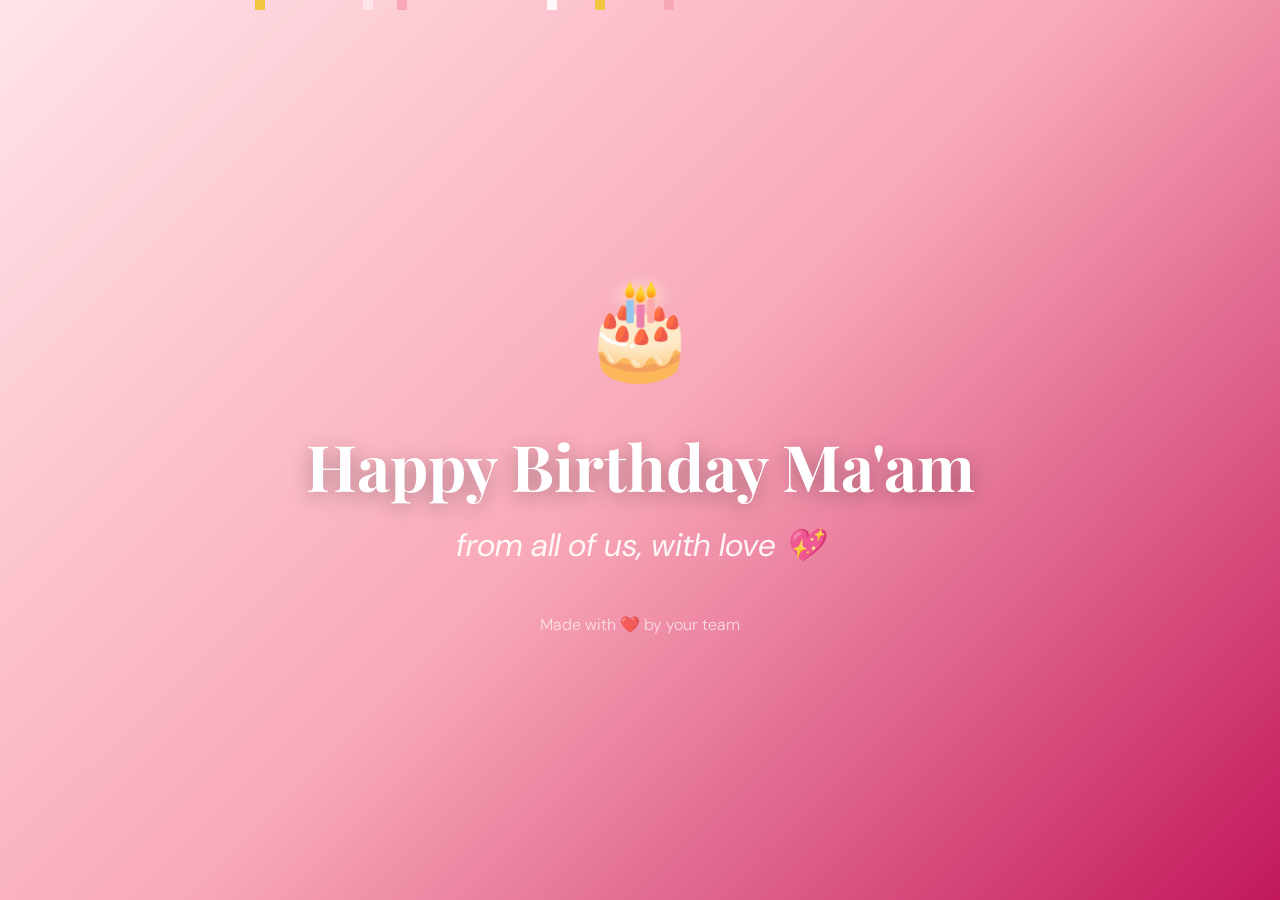
<file: closing.html>
<!DOCTYPE html>
<html lang="en">
<head>
    <meta charset="UTF-8">
    <meta name="viewport" content="width=device-width, initial-scale=1.0">
    <title>Happy Birthday Ma'am! 🎉</title>
    <link rel="preconnect" href="https://fonts.googleapis.com">
    <link rel="preconnect" href="https://fonts.gstatic.com" crossorigin>
    <link href="https://fonts.googleapis.com/css2?family=Playfair+Display:wght@400;600;700&family=DM+Sans:wght@300;400;500;600&display=swap" rel="stylesheet">
    <link rel="stylesheet" href="closing-styles.css">
</head>
<body>
    <div class="closing-page">
        <div class="confetti-container"></div>
        <div class="closing-content">
            <div class="cake-icon">🎂</div>
            <h1 class="closing-title">Happy Birthday Ma'am</h1>
            <p class="closing-subtitle">from all of us, with love 💖</p>
            <footer class="closing-footer">Made with ❤️ by your team</footer>
        </div>
    </div>
    
    <script src="closing-script.js"></script>
</body>
</html>
</file>
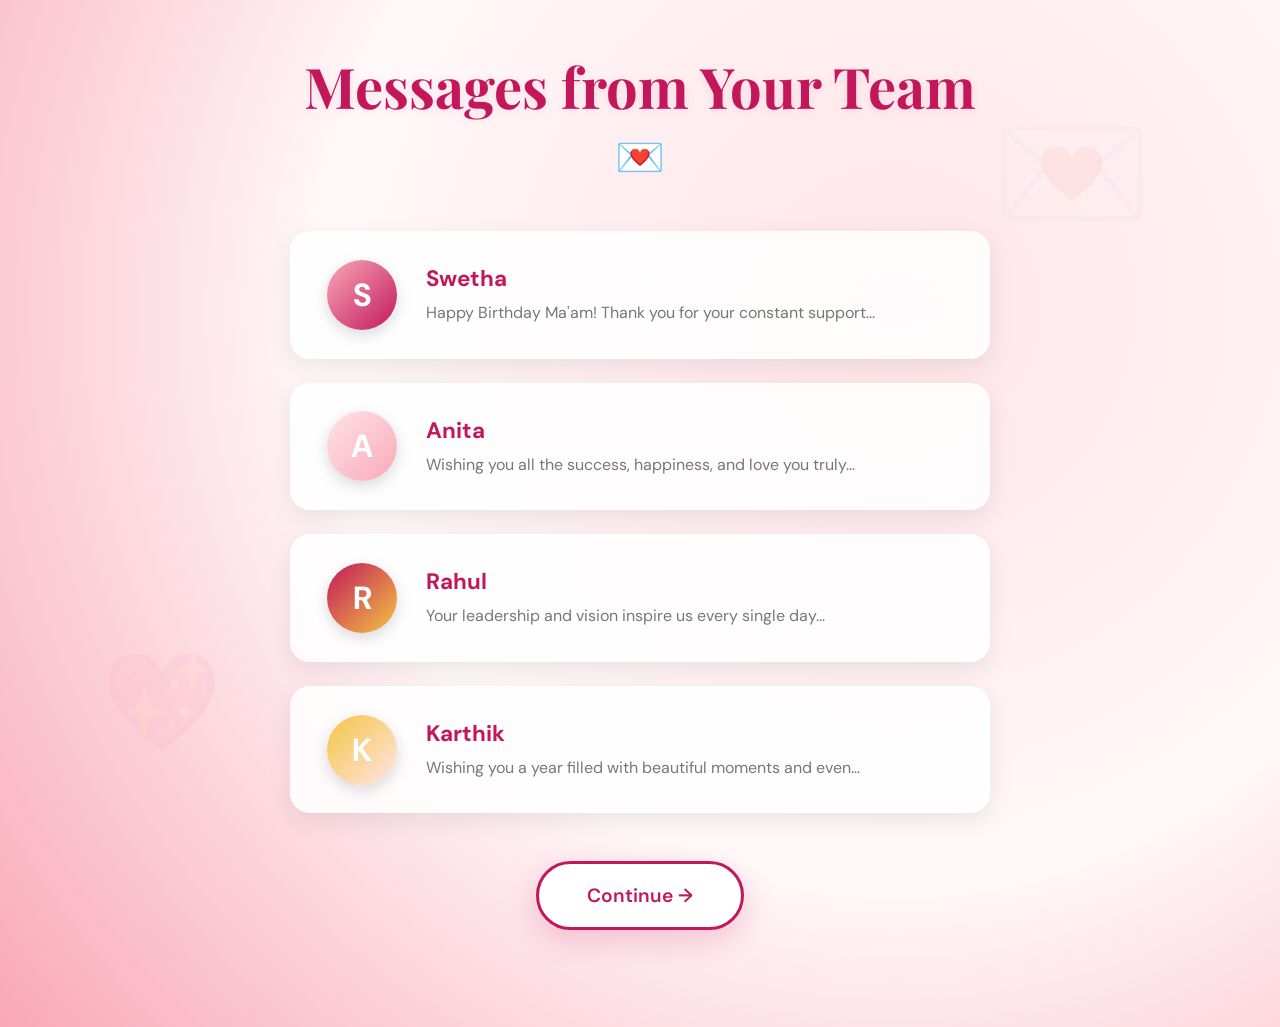
<file: messages.html>
<!DOCTYPE html>
<html lang="en">
<head>
    <meta charset="UTF-8">
    <meta name="viewport" content="width=device-width, initial-scale=1.0">
    <title>Team Messages - Happy Birthday Ma'am 🎉</title>
    <link rel="preconnect" href="https://fonts.googleapis.com">
    <link rel="preconnect" href="https://fonts.gstatic.com" crossorigin>
    <link href="https://fonts.googleapis.com/css2?family=Playfair+Display:wght@400;600;700&family=DM+Sans:wght@300;400;500;600&family=Dancing+Script:wght@400;600;700&display=swap" rel="stylesheet">
    <link rel="stylesheet" href="messages-styles.css">
</head>
<body>
    <div class="messages-page">
        <div class="background-decoration"></div>
        
        <div class="messages-content">
            <h1 class="messages-header">Messages from Your Team</h1>
            <div class="heart-icon">💌</div>
            
            <div class="contacts-list">
                <div class="contact-card" data-name="Swetha" data-message="Happy Birthday Ma'am! Thank you for your constant support and patience. We are so lucky to have you! 🙏">
                    <div class="contact-avatar" style="background: linear-gradient(135deg, #F9A8B8, #C2185B);">S</div>
                    <div class="contact-info">
                        <h3 class="contact-name">Swetha</h3>
                        <p class="contact-preview">Happy Birthday Ma'am! Thank you for your constant support...</p>
                    </div>
                </div>
                
                <div class="contact-card" data-name="Anita" data-message="Wishing you all the success, happiness, and love you truly deserve. Happy Birthday! 🌸">
                    <div class="contact-avatar" style="background: linear-gradient(135deg, #FFE4E8, #F9A8B8);">A</div>
                    <div class="contact-info">
                        <h3 class="contact-name">Anita</h3>
                        <p class="contact-preview">Wishing you all the success, happiness, and love you truly...</p>
                    </div>
                </div>
                
                <div class="contact-card" data-name="Rahul" data-message="Your leadership and vision inspire us every single day. Have an amazing birthday! 🎉">
                    <div class="contact-avatar" style="background: linear-gradient(135deg, #C2185B, #F4C542);">R</div>
                    <div class="contact-info">
                        <h3 class="contact-name">Rahul</h3>
                        <p class="contact-preview">Your leadership and vision inspire us every single day...</p>
                    </div>
                </div>
                
                <div class="contact-card" data-name="Karthik" data-message="Wishing you a year filled with beautiful moments and even bigger achievements. Happy Birthday Ma'am! 💫">
                    <div class="contact-avatar" style="background: linear-gradient(135deg, #F4C542, #FFE4E8);">K</div>
                    <div class="contact-info">
                        <h3 class="contact-name">Karthik</h3>
                        <p class="contact-preview">Wishing you a year filled with beautiful moments and even...</p>
                    </div>
                </div>
            </div>
            
            <button class="continue-btn" onclick="window.location.href='closing.html'">Continue →</button>
        </div>
    </div>

    <!-- Message Modal -->
    <div class="modal" id="messageModal">
        <div class="modal-content">
            <button class="modal-close" id="closeModal" aria-label="Close message">×</button>
            <div class="modal-confetti"></div>
            <div class="modal-header">
                <div class="modal-avatar" id="modalAvatar"></div>
                <h3 class="modal-name" id="modalName"></h3>
            </div>
            <p class="modal-message" id="modalMessage"></p>
        </div>
    </div>

    <script src="messages-script.js"></script>
</body>
</html>
</file>
<file: closing-styles.css>
/* ===== RESET & BASE ===== */
* {
    margin: 0;
    padding: 0;
    box-sizing: border-box;
}

:root {
    --soft-rose: #FFE4E8;
    --blush-pink: #F9A8B8;
    --deep-mauve: #C2185B;
    --warm-white: #FFF8F9;
    --gold: #F4C542;
}

body {
    font-family: 'DM Sans', sans-serif;
    overflow: hidden;
}

/* ===== CLOSING PAGE ===== */
.closing-page {
    min-height: 100vh;
    width: 100%;
    display: flex;
    align-items: center;
    justify-content: center;
    background: linear-gradient(135deg, var(--soft-rose) 0%, var(--blush-pink) 50%, var(--deep-mauve) 100%);
    position: relative;
    overflow: hidden;
}

.confetti-container {
    position: absolute;
    width: 100%;
    height: 100%;
    overflow: hidden;
    pointer-events: none;
}

.confetti {
    position: absolute;
    width: 10px;
    height: 10px;
    animation: confettiDrop linear infinite;
}

@keyframes confettiDrop {
    0% {
        transform: translateY(-10vh) rotate(0deg);
        opacity: 1;
    }
    100% {
        transform: translateY(110vh) rotate(720deg);
        opacity: 0;
    }
}

.closing-content {
    text-align: center;
    z-index: 2;
    padding: 2rem;
    animation: fadeInScale 1s ease-out;
}

@keyframes fadeInScale {
    from {
        opacity: 0;
        transform: scale(0.8);
    }
    to {
        opacity: 1;
        transform: scale(1);
    }
}

.cake-icon {
    font-size: clamp(4rem, 10vw, 6rem);
    animation: bounce 2s ease-in-out infinite;
    margin-bottom: 2rem;
}

@keyframes bounce {
    0%, 100% { transform: translateY(0); }
    50% { transform: translateY(-20px); }
}

.closing-title {
    font-family: 'Playfair Display', serif;
    font-size: clamp(2.5rem, 6vw, 4rem);
    font-weight: 700;
    color: white;
    margin-bottom: 1rem;
    text-shadow: 0 4px 20px rgba(0, 0, 0, 0.3);
}

.closing-subtitle {
    font-size: clamp(1.2rem, 3vw, 2rem);
    color: rgba(255, 255, 255, 0.9);
    font-style: italic;
    margin-bottom: 3rem;
}

.closing-footer {
    font-size: clamp(0.9rem, 2vw, 1rem);
    color: rgba(255, 255, 255, 0.7);
    font-weight: 300;
}

/* ===== RESPONSIVE ===== */
@media (max-width: 768px) {
    .cake-icon {
        font-size: 5rem;
        margin-bottom: 1.5rem;
    }
    
    .closing-title {
        font-size: 3rem;
    }
    
    .closing-subtitle {
        font-size: 1.5rem;
        margin-bottom: 2.5rem;
    }
}

@media (max-width: 480px) {
    .closing-content {
        padding: 1.5rem;
    }
    
    .cake-icon {
        font-size: 4rem;
        margin-bottom: 1.2rem;
    }
    
    .closing-title {
        font-size: 2.5rem;
    }
    
    .closing-subtitle {
        font-size: 1.3rem;
        margin-bottom: 2rem;
    }
    
    .closing-footer {
        font-size: 0.9rem;
    }
}
</file>
<file: messages-styles.css>
/* ===== RESET & BASE ===== */
* {
    margin: 0;
    padding: 0;
    box-sizing: border-box;
}

:root {
    --soft-rose: #FFE4E8;
    --blush-pink: #F9A8B8;
    --deep-mauve: #C2185B;
    --warm-white: #FFF8F9;
    --gold: #F4C542;
}

html {
    scroll-behavior: smooth;
}

body {
    font-family: 'DM Sans', sans-serif;
    background: var(--warm-white);
    color: #333;
    overflow-x: hidden;
    min-height: 100vh;
}

/* ===== MESSAGES PAGE ===== */
.messages-page {
    min-height: 100vh;
    background: radial-gradient(circle at 70% 30%, var(--soft-rose) 0%, var(--warm-white) 50%, var(--blush-pink) 100%);
    padding: 3rem 2rem;
    position: relative;
}

.background-decoration {
    position: fixed;
    width: 100%;
    height: 100%;
    top: 0;
    left: 0;
    pointer-events: none;
    z-index: 0;
}

.background-decoration::before {
    content: '💌';
    position: absolute;
    font-size: 8rem;
    opacity: 0.05;
    top: 10%;
    right: 10%;
    animation: float 6s ease-in-out infinite;
}

.background-decoration::after {
    content: '💖';
    position: absolute;
    font-size: 6rem;
    opacity: 0.05;
    bottom: 15%;
    left: 8%;
    animation: float 7s ease-in-out infinite 1s;
}

@keyframes float {
    0%, 100% { transform: translateY(0); }
    50% { transform: translateY(-20px); }
}

.messages-content {
    max-width: 700px;
    margin: 0 auto;
    position: relative;
    z-index: 1;
}

.messages-header {
    font-family: 'Playfair Display', serif;
    font-size: clamp(2.2rem, 5.5vw, 3.5rem);
    font-weight: 700;
    color: var(--deep-mauve);
    text-align: center;
    margin-bottom: 0.5rem;
    text-shadow: 0 2px 10px rgba(194, 24, 91, 0.1);
}

.heart-icon {
    font-size: 2.5rem;
    text-align: center;
    margin-bottom: 3rem;
    animation: heartbeat 2s ease-in-out infinite;
}

@keyframes heartbeat {
    0%, 100% { transform: scale(1); }
    50% { transform: scale(1.2); }
}

.contacts-list {
    display: flex;
    flex-direction: column;
    gap: 1.5rem;
    margin-bottom: 3rem;
}

.contact-card {
    display: flex;
    align-items: center;
    gap: 1.8rem;
    padding: 1.8rem 2rem;
    background: rgba(255, 255, 255, 0.85);
    backdrop-filter: blur(15px);
    border-radius: 20px;
    border-left: 5px solid transparent;
    box-shadow: 0 8px 25px rgba(0, 0, 0, 0.08);
    cursor: pointer;
    transition: all 0.4s cubic-bezier(0.4, 0, 0.2, 1);
    position: relative;
    overflow: hidden;
    opacity: 0;
    animation: slideIn 0.6s ease-out forwards;
}

.contact-card:nth-child(1) { animation-delay: 0.1s; }
.contact-card:nth-child(2) { animation-delay: 0.2s; }
.contact-card:nth-child(3) { animation-delay: 0.3s; }
.contact-card:nth-child(4) { animation-delay: 0.4s; }

@keyframes slideIn {
    from {
        opacity: 0;
        transform: translateY(30px);
    }
    to {
        opacity: 1;
        transform: translateY(0);
    }
}

.contact-card::before {
    content: '';
    position: absolute;
    top: 0;
    left: 0;
    width: 100%;
    height: 100%;
    background: linear-gradient(135deg, rgba(249, 168, 184, 0.1), rgba(194, 24, 91, 0.1));
    opacity: 0;
    transition: opacity 0.4s;
}

.contact-card:hover {
    transform: translateY(-8px) scale(1.02);
    box-shadow: 0 20px 40px rgba(194, 24, 91, 0.2);
    border-left-color: var(--blush-pink);
}

.contact-card:hover::before {
    opacity: 1;
}

.contact-avatar {
    width: 70px;
    height: 70px;
    border-radius: 50%;
    display: flex;
    align-items: center;
    justify-content: center;
    font-size: 2rem;
    font-weight: 700;
    color: white;
    flex-shrink: 0;
    box-shadow: 0 5px 15px rgba(0, 0, 0, 0.15);
    position: relative;
    z-index: 2;
}

.contact-info {
    flex: 1;
    overflow: hidden;
    position: relative;
    z-index: 2;
}

.contact-name {
    font-size: 1.4rem;
    font-weight: 700;
    color: var(--deep-mauve);
    margin-bottom: 0.5rem;
}

.contact-preview {
    font-size: 1rem;
    color: #777;
    white-space: nowrap;
    overflow: hidden;
    text-overflow: ellipsis;
    line-height: 1.5;
}

.continue-btn {
    font-family: 'DM Sans', sans-serif;
    font-size: 1.2rem;
    font-weight: 600;
    padding: 1.2rem 3rem;
    border: 3px solid var(--deep-mauve);
    border-radius: 50px;
    background: white;
    color: var(--deep-mauve);
    cursor: pointer;
    transition: all 0.4s cubic-bezier(0.4, 0, 0.2, 1);
    box-shadow: 0 10px 30px rgba(194, 24, 91, 0.2);
    position: relative;
    overflow: hidden;
    display: block;
    margin: 0 auto 3rem;
    animation: bounceIn 0.8s cubic-bezier(0.68, -0.55, 0.265, 1.55) 0.6s both;
}

@keyframes bounceIn {
    0% { transform: scale(0.8); opacity: 0; }
    50% { transform: scale(1.05); }
    100% { transform: scale(1); opacity: 1; }
}

.continue-btn::before {
    content: '';
    position: absolute;
    top: 50%;
    left: 50%;
    width: 0;
    height: 0;
    background: var(--deep-mauve);
    border-radius: 50%;
    transform: translate(-50%, -50%);
    transition: width 0.6s, height 0.6s;
    z-index: -1;
}

.continue-btn:hover {
    color: white;
    transform: translateY(-5px);
    box-shadow: 0 15px 40px rgba(194, 24, 91, 0.35);
    border-color: var(--deep-mauve);
}

.continue-btn:hover::before {
    width: 400px;
    height: 400px;
}

.continue-btn:active {
    transform: translateY(-2px);
}

.continue-btn:focus {
    outline: 3px solid var(--blush-pink);
    outline-offset: 5px;
}

/* ===== MODAL ===== */
.modal {
    position: fixed;
    top: 0;
    left: 0;
    width: 100%;
    height: 100%;
    background: rgba(0, 0, 0, 0.75);
    backdrop-filter: blur(8px);
    display: flex;
    align-items: center;
    justify-content: center;
    z-index: 1000;
    opacity: 0;
    pointer-events: none;
    transition: opacity 0.4s;
    padding: 1.5rem;
}

.modal.active {
    opacity: 1;
    pointer-events: all;
}

.modal-content {
    background: linear-gradient(135deg, var(--warm-white) 0%, #FFF5F7 100%);
    border-radius: 30px;
    padding: 3.5rem;
    max-width: 550px;
    width: 100%;
    position: relative;
    box-shadow: 0 30px 80px rgba(0, 0, 0, 0.4);
    border: 4px solid;
    border-image: linear-gradient(135deg, var(--blush-pink), var(--deep-mauve), var(--gold)) 1;
    transform: scale(0.7) translateY(100px) rotateX(20deg);
    transition: transform 0.5s cubic-bezier(0.68, -0.55, 0.265, 1.55);
}

.modal.active .modal-content {
    transform: scale(1) translateY(0) rotateX(0);
}

.modal-close {
    position: absolute;
    top: 1.2rem;
    right: 1.2rem;
    width: 45px;
    height: 45px;
    border: none;
    background: linear-gradient(135deg, var(--deep-mauve), var(--blush-pink));
    color: white;
    font-size: 1.8rem;
    font-weight: 700;
    border-radius: 50%;
    cursor: pointer;
    transition: all 0.3s;
    box-shadow: 0 5px 15px rgba(194, 24, 91, 0.3);
    display: flex;
    align-items: center;
    justify-content: center;
    line-height: 1;
}

.modal-close:hover {
    background: linear-gradient(135deg, var(--blush-pink), var(--gold));
    transform: rotate(90deg) scale(1.1);
    box-shadow: 0 8px 20px rgba(194, 24, 91, 0.4);
}

.modal-confetti {
    position: absolute;
    width: 100%;
    height: 100%;
    pointer-events: none;
    overflow: hidden;
    border-radius: 30px;
}

.confetti-piece {
    position: absolute;
    width: 12px;
    height: 12px;
    background: var(--blush-pink);
    animation: confettiFall 2.5s ease-out forwards;
    border-radius: 2px;
}

@keyframes confettiFall {
    0% {
        transform: translateY(-20px) rotate(0deg);
        opacity: 1;
    }
    100% {
        transform: translateY(400px) rotate(720deg);
        opacity: 0;
    }
}

.modal-header {
    display: flex;
    flex-direction: column;
    align-items: center;
    margin-bottom: 2.5rem;
    position: relative;
}

.modal-header::before {
    content: '';
    position: absolute;
    width: 100px;
    height: 100px;
    background: radial-gradient(circle, rgba(249, 168, 184, 0.3), transparent);
    border-radius: 50%;
    top: -10px;
    animation: pulse 2s ease-in-out infinite;
}

@keyframes pulse {
    0%, 100% { transform: scale(1); opacity: 0.5; }
    50% { transform: scale(1.1); opacity: 0.8; }
}

.modal-avatar {
    width: 90px;
    height: 90px;
    border-radius: 50%;
    display: flex;
    align-items: center;
    justify-content: center;
    font-size: 2.8rem;
    font-weight: 700;
    color: white;
    margin-bottom: 1.5rem;
    box-shadow: 0 10px 30px rgba(0, 0, 0, 0.2);
    border: 4px solid white;
    position: relative;
    z-index: 2;
}

.modal-name {
    font-family: 'Playfair Display', serif;
    font-size: 2.3rem;
    font-weight: 700;
    color: var(--deep-mauve);
    position: relative;
    z-index: 2;
}

.modal-message {
    font-size: 1.3rem;
    line-height: 2;
    color: #555;
    text-align: center;
    padding: 1.5rem;
    background: rgba(255, 255, 255, 0.6);
    border-radius: 20px;
    border: 2px solid rgba(249, 168, 184, 0.3);
    box-shadow: inset 0 2px 10px rgba(249, 168, 184, 0.1);
}

/* ===== RESPONSIVE ===== */
@media (max-width: 768px) {
    .messages-page {
        padding: 2.5rem 1.5rem;
    }
    
    .messages-header {
        font-size: 2.5rem;
    }
    
    .heart-icon {
        font-size: 2rem;
        margin-bottom: 2.5rem;
    }
    
    .contacts-list {
        gap: 1.3rem;
        margin-bottom: 2.5rem;
    }
    
    .contact-card {
        padding: 1.5rem 1.5rem;
        gap: 1.5rem;
        border-radius: 18px;
    }
    
    .contact-avatar {
        width: 65px;
        height: 65px;
        font-size: 1.8rem;
    }
    
    .contact-name {
        font-size: 1.3rem;
    }
    
    .contact-preview {
        font-size: 0.95rem;
    }
    
    .continue-btn {
        padding: 1rem 2.5rem;
        font-size: 1.1rem;
        margin-bottom: 2rem;
    }
    
    .modal-content {
        padding: 3rem 2.5rem;
        border-radius: 25px;
    }
    
    .modal-avatar {
        width: 80px;
        height: 80px;
        font-size: 2.5rem;
    }
    
    .modal-name {
        font-size: 2rem;
    }
    
    .modal-message {
        font-size: 1.2rem;
        padding: 1.3rem;
    }
}

@media (max-width: 480px) {
    .messages-page {
        padding: 2rem 1rem;
    }
    
    .messages-header {
        font-size: 2rem;
    }
    
    .heart-icon {
        font-size: 1.8rem;
        margin-bottom: 2rem;
    }
    
    .contacts-list {
        gap: 1.2rem;
        margin-bottom: 2rem;
    }
    
    .contact-card {
        padding: 1.3rem 1.2rem;
        gap: 1.2rem;
        border-radius: 15px;
        border-left-width: 4px;
    }
    
    .contact-avatar {
        width: 55px;
        height: 55px;
        font-size: 1.6rem;
    }
    
    .contact-name {
        font-size: 1.2rem;
    }
    
    .contact-preview {
        font-size: 0.9rem;
    }
    
    .continue-btn {
        padding: 0.9rem 2rem;
        font-size: 1rem;
        margin-bottom: 1.5rem;
    }
    
    .modal-content {
        padding: 2.5rem 1.8rem;
        border-radius: 20px;
    }
    
    .modal-avatar {
        width: 70px;
        height: 70px;
        font-size: 2.2rem;
    }
    
    .modal-name {
        font-size: 1.8rem;
    }
    
    .modal-message {
        font-size: 1.1rem;
        padding: 1.2rem;
    }
}

@media (max-width: 375px) {
    .messages-header {
        font-size: 1.8rem;
    }
    
    .contact-card {
        padding: 1.2rem 1rem;
        gap: 1rem;
    }
    
    .contact-avatar {
        width: 50px;
        height: 50px;
        font-size: 1.5rem;
    }
    
    .contact-name {
        font-size: 1.1rem;
    }
    
    .contact-preview {
        font-size: 0.85rem;
    }
}
</file>
